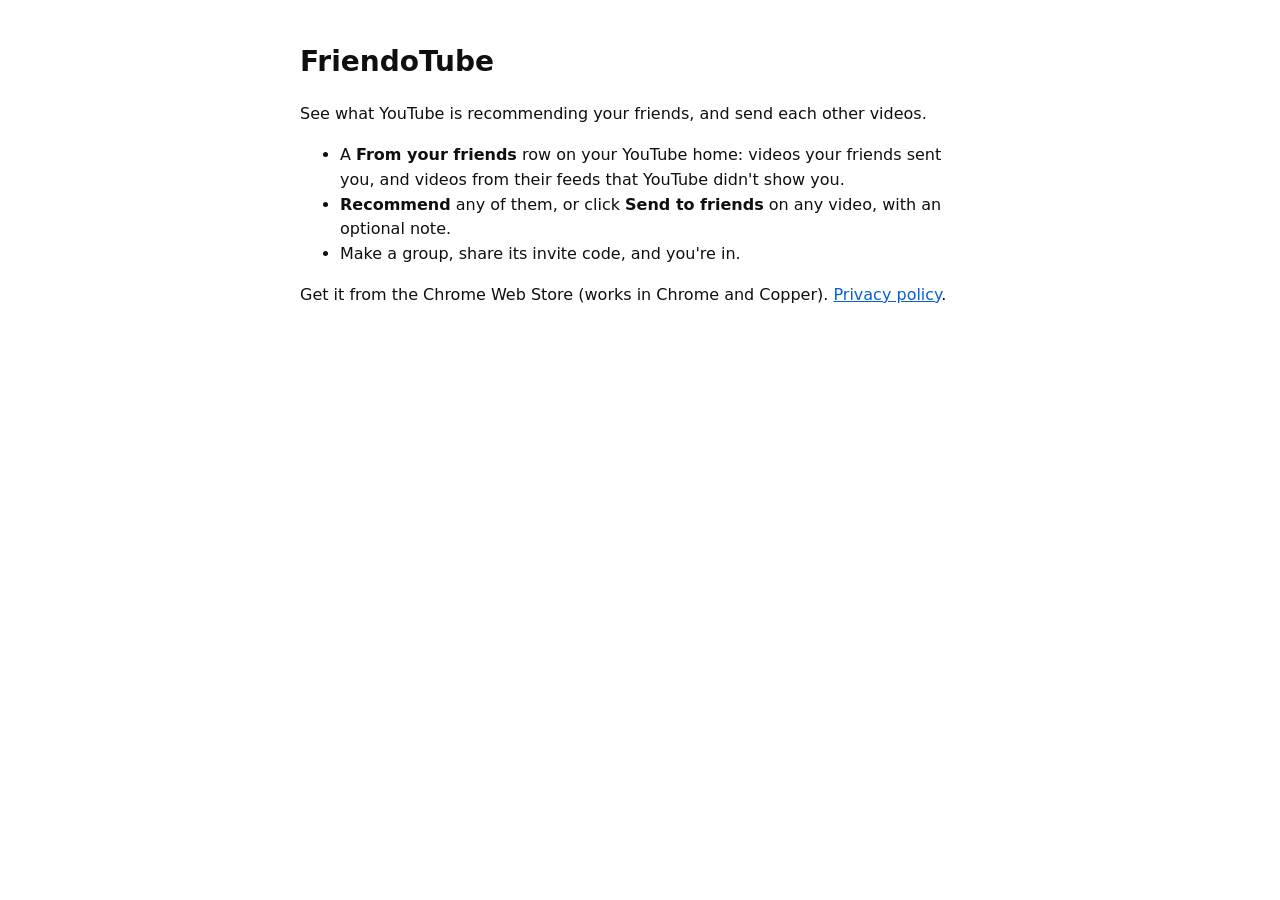
<file: server/pages/index.html>
<!doctype html><html lang="en"><meta charset="utf-8"><meta name="viewport" content="width=device-width,initial-scale=1">
<title>FriendoTube</title><link rel="icon" href="data:,"><style>body{max-width:680px;margin:40px auto;padding:0 20px;font:16px/1.55 system-ui,sans-serif;color:#0f0f0f}h1{font-size:28px}h2{font-size:18px;margin-top:28px}a{color:#065fd4}.muted{color:#606060}img{vertical-align:middle}</style>
<h1>FriendoTube</h1>
<p>See what YouTube is recommending your friends, and send each other videos.</p>
<ul>
<li>A <b>From your friends</b> row on your YouTube home: videos your friends sent you, and videos from their feeds that YouTube didn't show you.</li>
<li><b>Recommend</b> any of them, or click <b>Send to friends</b> on any video, with an optional note.</li>
<li>Make a group, share its invite code, and you're in.</li>
</ul>
<p>Get it from the Chrome Web Store (works in Chrome and Copper). <a href="/privacy">Privacy policy</a>.</p>
</html>
</file>
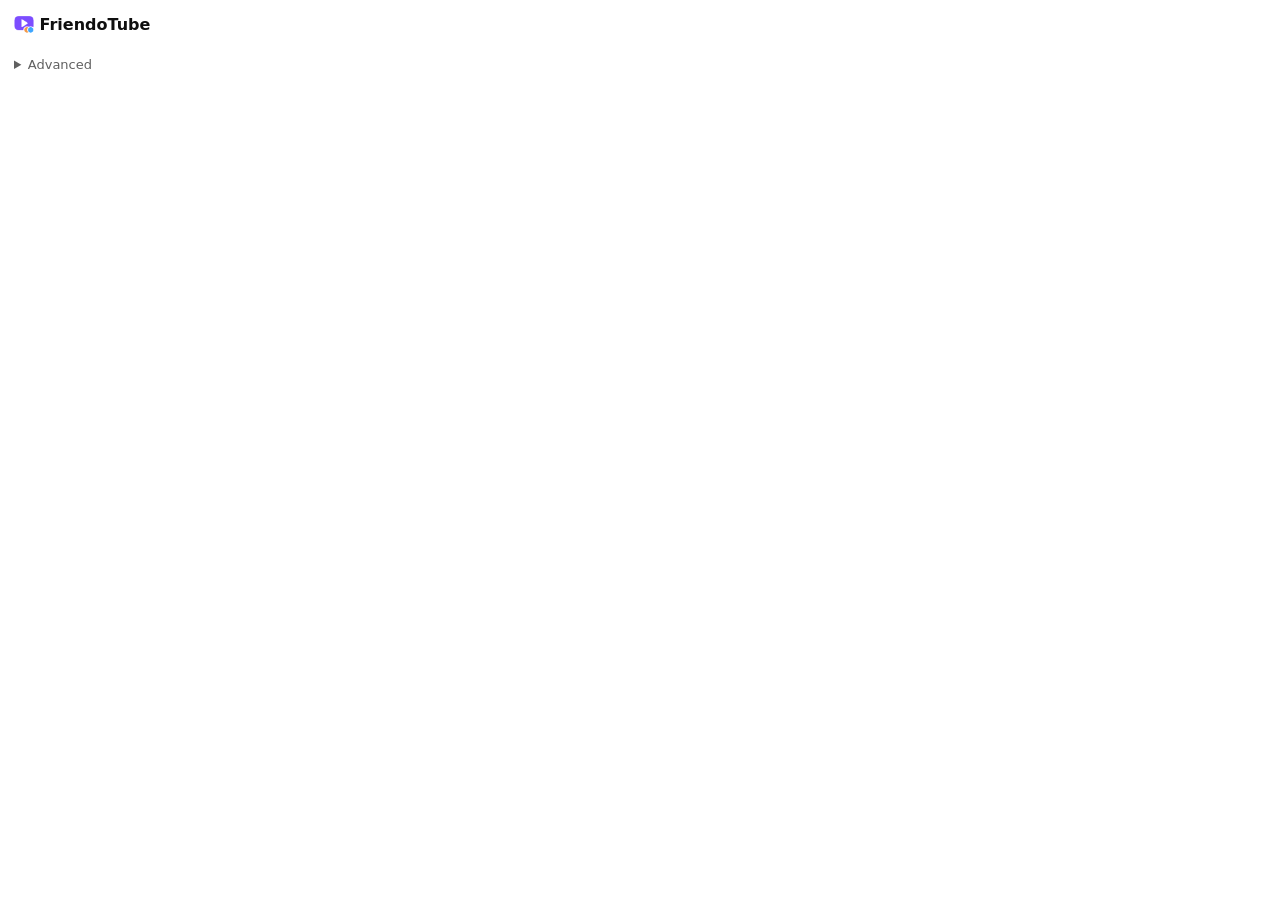
<file: extension/popup.html>
<!doctype html>
<meta charset="utf-8">
<style>
  body { width: 300px; margin: 0; padding: 14px; font: 13px system-ui, sans-serif; color: #0f0f0f; }
  h1 { font-size: 16px; margin: 0 0 10px; }
  h2 { font-size: 12px; text-transform: uppercase; color: #606060; margin: 14px 0 6px; }
  form { display: flex; gap: 6px; margin: 6px 0; }
  input[type=text], input[type=url] { flex: 1; min-width: 0; padding: 6px 8px; border: 1px solid #ccc; border-radius: 6px; font: inherit; }
  button { padding: 6px 10px; border: 0; border-radius: 6px; background: #3ea6ff; color: #0f0f0f; font: inherit; font-weight: 600; cursor: pointer; }
  button.link { background: none; color: #606060; padding: 0; font-weight: 400; text-decoration: underline; }
  .group { padding: 8px; border: 1px solid #eee; border-radius: 8px; margin-bottom: 6px; }
  .group b { display: block; }
  .code { font-family: ui-monospace, monospace; background: #f2f2f2; padding: 1px 5px; border-radius: 4px; cursor: copy; }
  .muted { color: #606060; }
  #err { color: #c00; min-height: 1em; }
  label { display: flex; gap: 6px; align-items: center; }
</style>
<h1><img src="icons/icon32.png" width="20" height="20" alt="" style="vertical-align:-4px"> FriendoTube</h1>
<div id="err"></div>

<div id="signedOut" hidden>
  <p class="muted">Pick the name your friends will see.</p>
  <p class="muted">FriendoTube uploads the videos YouTube recommends you (video, title, channel) so the people in your groups can see them, and shows you theirs. Nothing else from your browser is collected. You can turn sharing off or delete everything at any time. <a href="https://friendotube.collinrijock.com/privacy" target="_blank">Privacy policy</a></p>
  <form id="signup"><input id="name" type="text" placeholder="Your name" maxlength="40" required><button>Agree &amp; start</button></form>
</div>

<div id="signedIn" hidden>
  <p class="muted">Signed in as <b id="me"></b></p>
  <h2>Your groups</h2>
  <div id="groups"></div>
  <form id="join"><input id="code" type="text" placeholder="Invite code" required><button>Join</button></form>
  <form id="create"><input id="groupName" type="text" placeholder="New group name" maxlength="60" required><button>Create</button></form>
  <h2>Privacy</h2>
  <label><input id="shareFeed" type="checkbox"> Share what YouTube recommends me with my groups</label>
  <p><button class="link" id="signOut">Sign out</button> · <button class="link" id="forget">Delete my account + data</button></p>
</div>

<details><summary class="muted">Advanced</summary>
  <form id="serverForm"><input id="server" type="url" required><button>Save</button></form>
</details>
<script src="popup.js"></script>
</file>
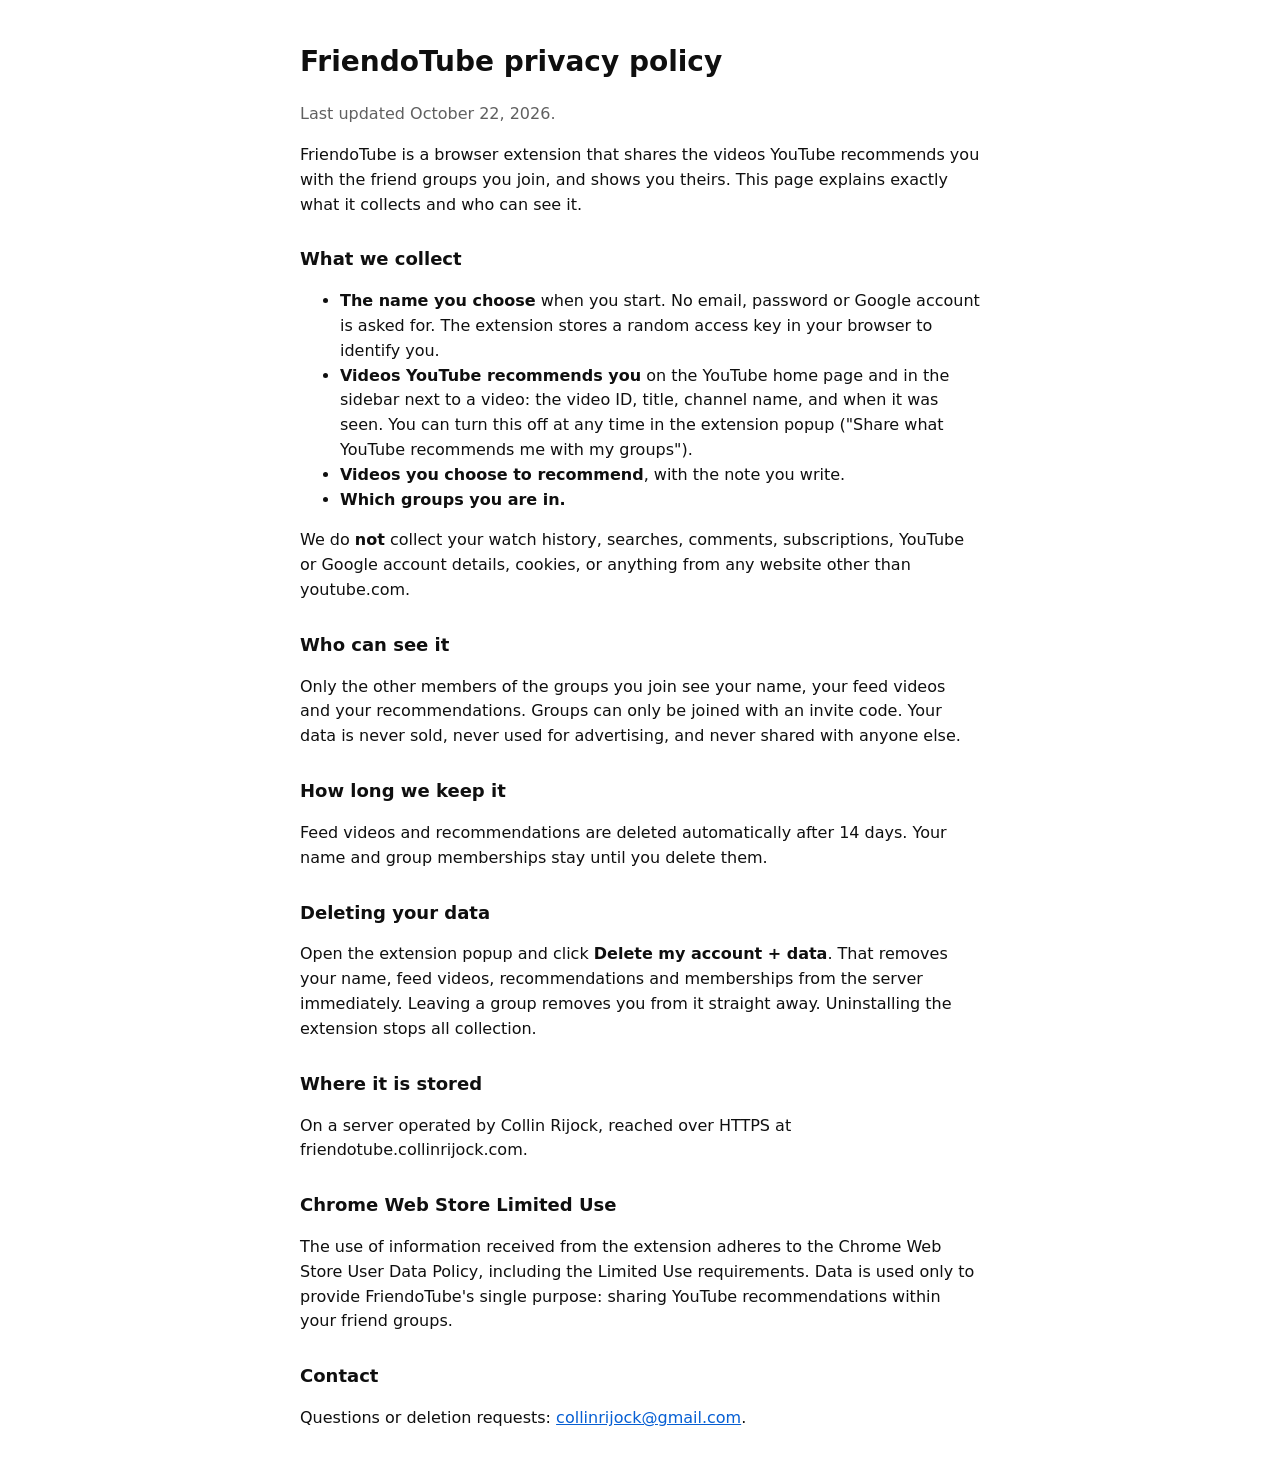
<file: server/pages/privacy.html>
<!doctype html><html lang="en"><meta charset="utf-8"><meta name="viewport" content="width=device-width,initial-scale=1">
<title>FriendoTube privacy policy</title><style>body{max-width:680px;margin:40px auto;padding:0 20px;font:16px/1.55 system-ui,sans-serif;color:#0f0f0f}h1{font-size:28px}h2{font-size:18px;margin-top:28px}a{color:#065fd4}.muted{color:#606060}img{vertical-align:middle}</style>
<h1>FriendoTube privacy policy</h1>
<p class="muted">Last updated October 22, 2026.</p>
<p>FriendoTube is a browser extension that shares the videos YouTube recommends you with the friend groups you join, and shows you theirs. This page explains exactly what it collects and who can see it.</p>

<h2>What we collect</h2>
<ul>
<li><b>The name you choose</b> when you start. No email, password or Google account is asked for. The extension stores a random access key in your browser to identify you.</li>
<li><b>Videos YouTube recommends you</b> on the YouTube home page and in the sidebar next to a video: the video ID, title, channel name, and when it was seen. You can turn this off at any time in the extension popup ("Share what YouTube recommends me with my groups").</li>
<li><b>Videos you choose to recommend</b>, with the note you write.</li>
<li><b>Which groups you are in.</b></li>
</ul>
<p>We do <b>not</b> collect your watch history, searches, comments, subscriptions, YouTube or Google account details, cookies, or anything from any website other than youtube.com.</p>

<h2>Who can see it</h2>
<p>Only the other members of the groups you join see your name, your feed videos and your recommendations. Groups can only be joined with an invite code. Your data is never sold, never used for advertising, and never shared with anyone else.</p>

<h2>How long we keep it</h2>
<p>Feed videos and recommendations are deleted automatically after 14 days. Your name and group memberships stay until you delete them.</p>

<h2>Deleting your data</h2>
<p>Open the extension popup and click <b>Delete my account + data</b>. That removes your name, feed videos, recommendations and memberships from the server immediately. Leaving a group removes you from it straight away. Uninstalling the extension stops all collection.</p>

<h2>Where it is stored</h2>
<p>On a server operated by Collin Rijock, reached over HTTPS at friendotube.collinrijock.com.</p>

<h2>Chrome Web Store Limited Use</h2>
<p>The use of information received from the extension adheres to the Chrome Web Store User Data Policy, including the Limited Use requirements. Data is used only to provide FriendoTube's single purpose: sharing YouTube recommendations within your friend groups.</p>

<h2>Contact</h2>
<p>Questions or deletion requests: <a href="mailto:collinrijock@gmail.com">collinrijock@gmail.com</a>.</p>
</html>
</file>
